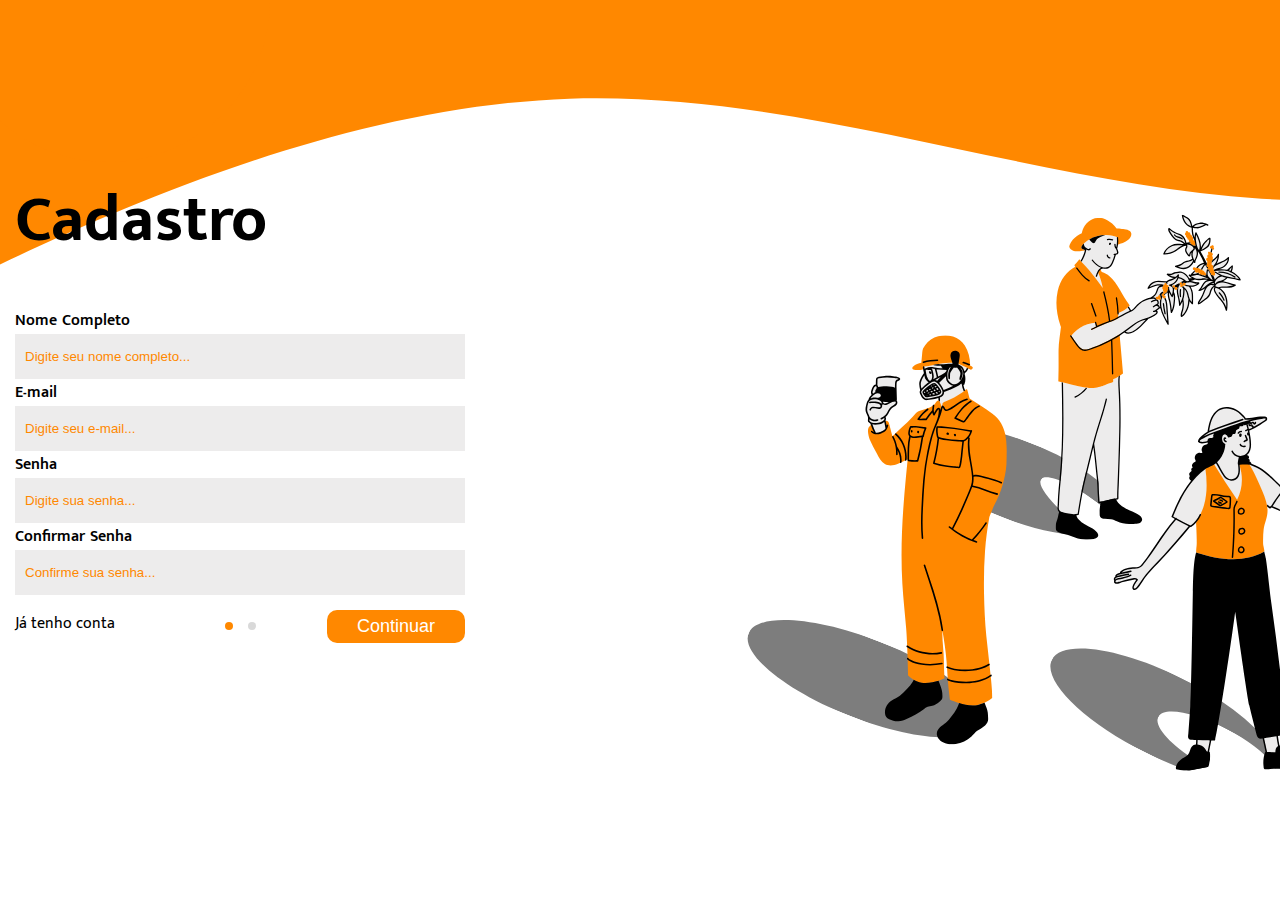
<file: src/cadastro.html>
<!DOCTYPE html>
<html lang="en">
<head>
    <meta charset="UTF-8">
    <meta name="viewport" content="width=device-width, initial-scale=1.0">

    <link rel="stylesheet" href="css/cadastro.css">

    <link rel="preconnect" href="https://fonts.googleapis.com" />
    <link rel="preconnect" href="https://fonts.gstatic.com" crossorigin />
    <link
      href="https://fonts.googleapis.com/css2?family=Fredoka:wght@300..700&family=Mukta+Malar:wght@200;300;400;500;600;700;800&display=swap"
      rel="stylesheet"
    />
    <link rel="icon" href="../assets/img/abelha-laranja.png">

    <title>Bizzy - Cadastro</title>
</head>
<body>
 
    
    <div class="container-cadastro container">
        

        <div class="flex-cadastro">
           
            <div class="form-cadastro">
                <h1 id="title-cadastro">Cadastro</h1>

                <p class="title-input">Nome Completo</p>
                <input placeholder="Digite seu nome completo..." type="text" class="input-cadastro" id="nome-completo-cadastro">

                <p class="title-input">E-mail</p>
                <input placeholder="Digite seu e-mail..." type="email" class="input-cadastro" id="email-cadastro">

                <p class="title-input" id="senha-input-title">Senha</p>
                <input placeholder="Digite sua senha..." type="password" class="input-cadastro" id="senha-cadastro">

                <p class="title-input">Confirmar Senha</p>
                <input placeholder="Confirme sua senha..." type="password" class="input-cadastro" id="confirmar-senha-cadastro">

                <div class="flex-confirm">
                    <div class="flex-confirm-esquerda">
                            <a href="login.html">Já tenho conta</a>
                    </div>

                    <div class="flex-confirm-centro">
                        <div class="pass-circles">
                        <div id="pass01" class="passCircle active">

                        </div>
                        <div id="pass02" class="passCircle non-active">
                        </div>

                        </div>
                    </div>

                    <div class="flex-confirm-direita">
                        
                        <button onclick="continuarcadastro()" id="continuar-cadastro">
                            Continuar
                        </button>
                    </div>
                </div>
            </div>

            <div class="cadastro-img">
                <img src="../assets/img/bonecos.svg" alt="" width="800px">
            </div>
        </div>
    </div>
    

    <script src="scripts/scripts.js"></script>
</body>
</html>
</file>
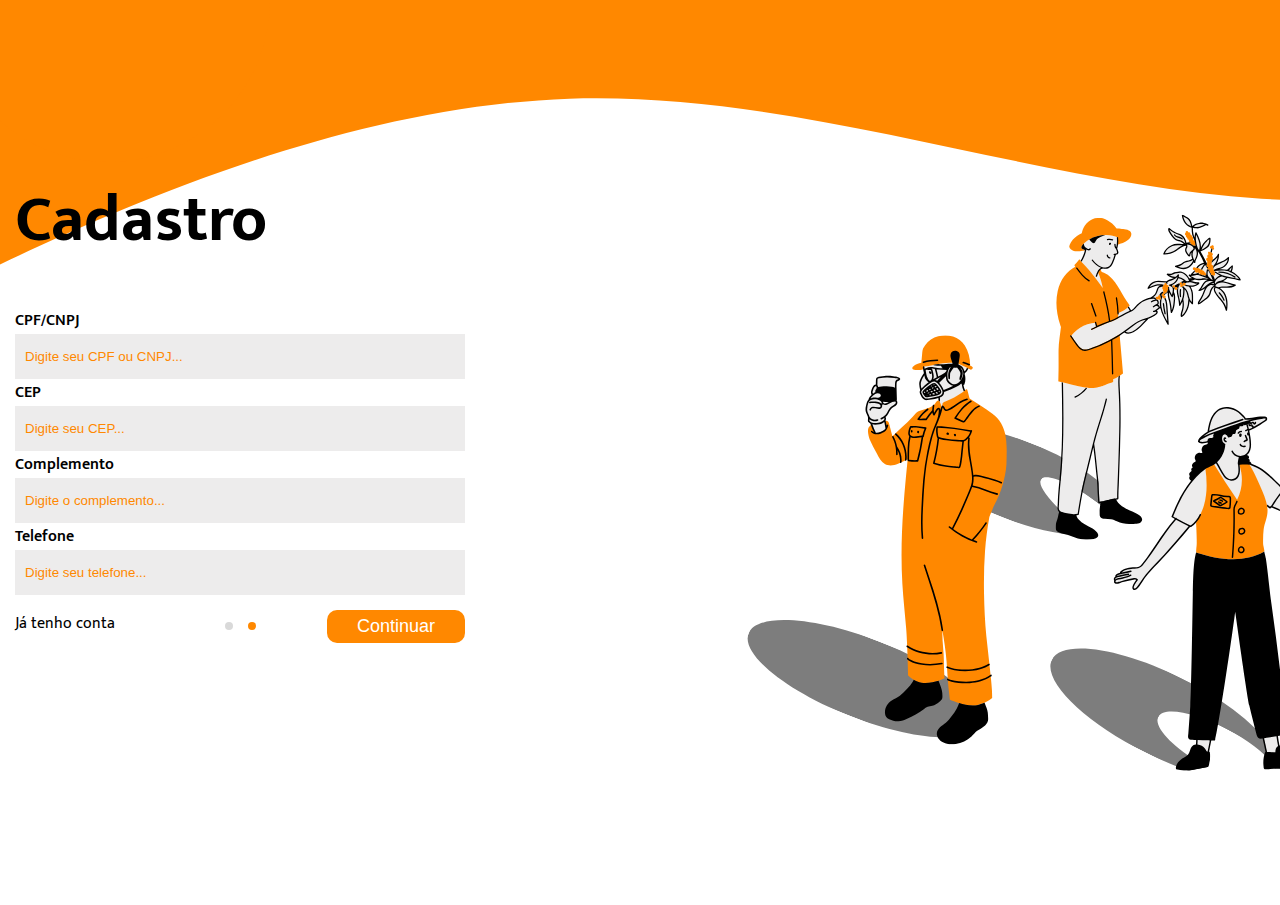
<file: src/cadastro2.html>
<!DOCTYPE html>
<html lang="en">

<head>
    <meta charset="UTF-8">
    <meta name="viewport" content="width=device-width, initial-scale=1.0">

    <link rel="stylesheet" href="css/cadastro.css">

    <link rel="preconnect" href="https://fonts.googleapis.com" />
    <link rel="preconnect" href="https://fonts.gstatic.com" crossorigin />
    <link
        href="https://fonts.googleapis.com/css2?family=Fredoka:wght@300..700&family=Mukta+Malar:wght@200;300;400;500;600;700;800&display=swap"
        rel="stylesheet" />
        <link rel="icon" href="../assets/img/abelha-laranja.png">

    <title>Bizzy - Cadastro</title>
</head>

<body>


    <div class="container-cadastro container">


        <div class="flex-cadastro">

            <div class="form-cadastro">
                <h1 id="title-cadastro">Cadastro</h1>

                <p class="title-input">CPF/CNPJ</p>
                <input placeholder="Digite seu CPF ou CNPJ..." type="text" class="input-cadastro" id="cpf-cnpj-cadastro">

                <p class="title-input">CEP</p>
                <input placeholder="Digite seu CEP..." type="text" class="input-cadastro" id="cep-cadastro">

                <p class="title-input">Complemento</p>
                <input placeholder="Digite o complemento..." type="text" class="input-cadastro" id="complemento-cadastro">

                <p class="title-input">Telefone</p>
                <input placeholder="Digite seu telefone..." type="tel" class="input-cadastro" id="telefone-cadastro">

                <div class="flex-confirm">
                    <div class="flex-confirm-esquerda">
                        <a href="login.html">Já tenho conta</a>
                    </div>

                    <div class="flex-confirm-centro">
                        <div class="pass-circles">
                            <div id="pass02" class="passCircle non-active">
                            </div>
                            <div id="pass01" class="passCircle active">
                            </div>

                        </div>
                    </div>

                    <div class="flex-confirm-direita">

                        <button onclick="terminarcadastro()" id="terminar-cadastro">
                            Continuar
                        </button>
                    </div>
                </div>
            </div>

            <div class="cadastro-img">
                <img src="../assets/img/bonecos.svg" alt="" width="800px">
            </div>
        </div>
    </div>



</body>

</html>
</file>
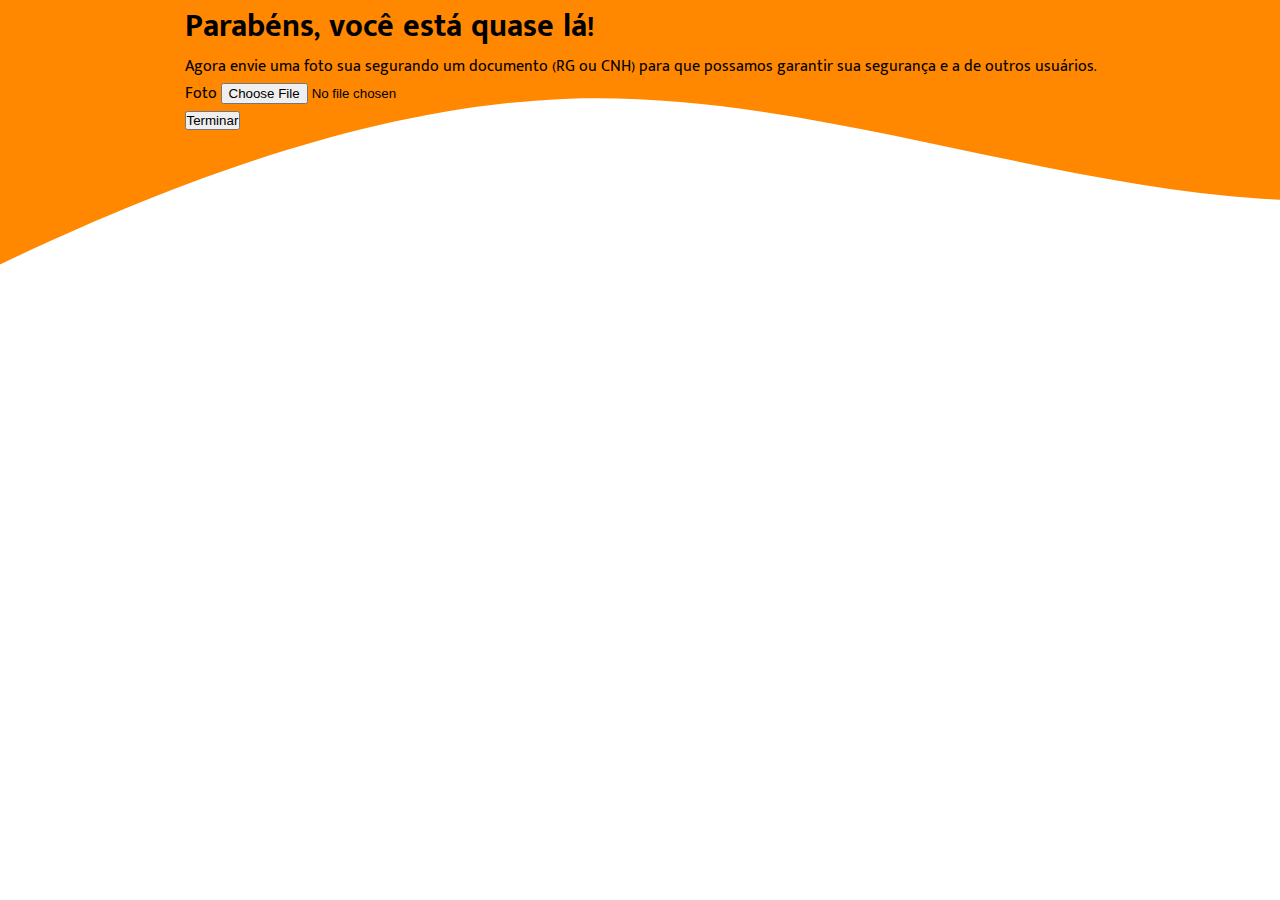
<file: src/cadastro3.html>
<!DOCTYPE html>
<html lang="en">

<head>
    <meta charset="UTF-8">
    <meta name="viewport" content="width=device-width, initial-scale=1.0">
    <title>Cadastro</title>

    <link rel="stylesheet" href="css/cadastro.css">

    <link rel="preconnect" href="https://fonts.googleapis.com" />
    <link rel="preconnect" href="https://fonts.gstatic.com" crossorigin />
    <link
        href="https://fonts.googleapis.com/css2?family=Fredoka:wght@300..700&family=Mukta+Malar:wght@200;300;400;500;600;700;800&display=swap"
        rel="stylesheet" />
    <link rel="icon" href="../assets/img/abelha-laranja.png">
</head>

<body>
    <div class="flex-cadastro">
        <div class="cadastro3-container">
            <div class="conteudo">
                <h1 class="titulo">Parabéns, você está quase lá!</h1>
                <p class="texto">Agora envie uma foto sua segurando um documento (RG ou CNH) para que possamos garantir
                    sua
                    segurança e a de outros usuários.</p>
            </div>

            <div class="botao-foto">
                <label class="upload-botao" for="upload-foto" id="preview-label">
                    Foto
                </label>
                <input type="file" id="upload-foto" accept="image/*">
            

            <div class="flex-confirm-direita2">

                <button onclick="irParaExplorar()" id="terminar-cadastro2">
                    Terminar
                </button>
            </div>
            </div>
        </div>
    </div>
</body>
<script src="./scripts/scripts.js"></script>
</html>
</file>
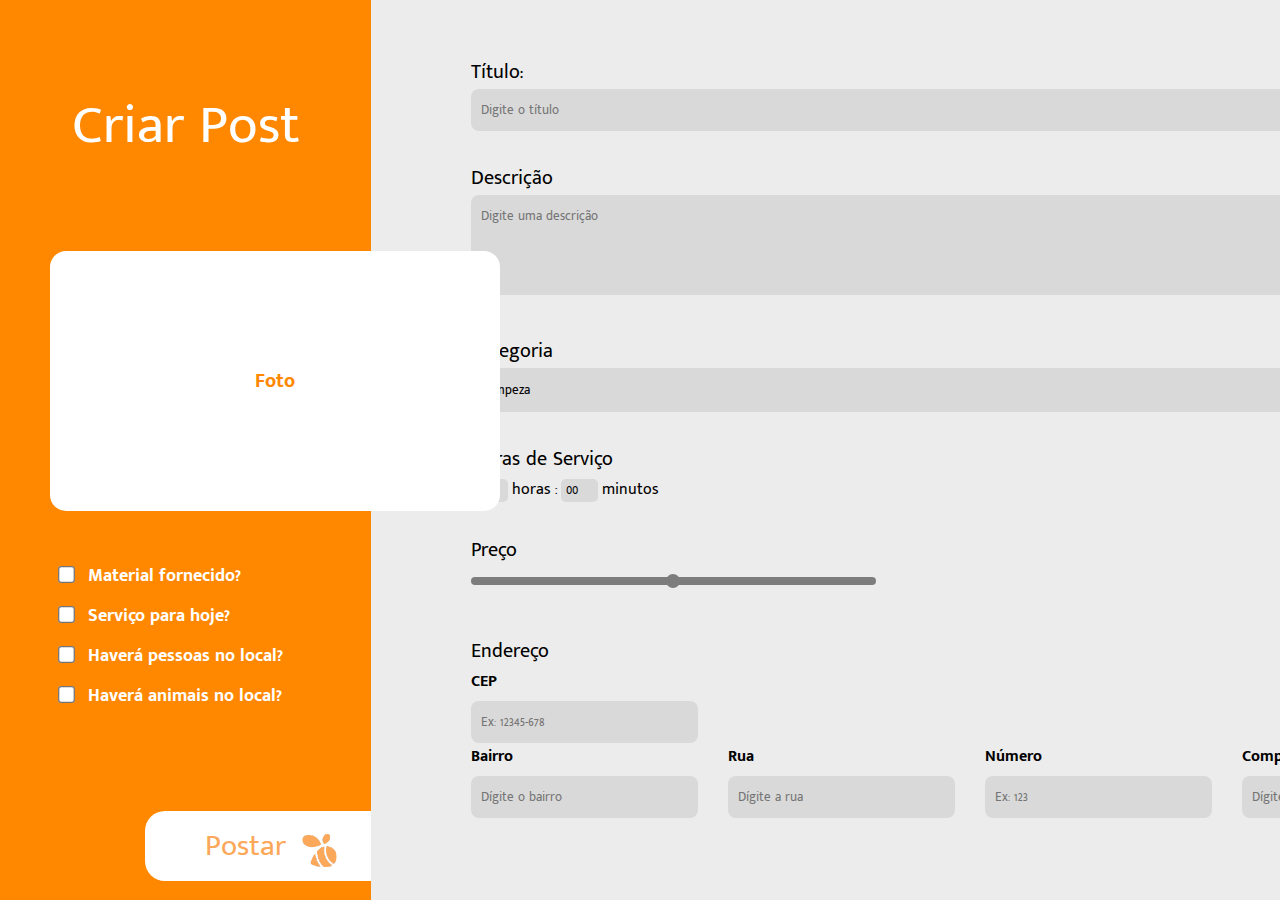
<file: src/criar-post.html>
<!DOCTYPE html>
<html lang="en">

<head>
    <meta charset="UTF-8">
    <meta name="viewport" content="width=device-width, initial-scale=1.0">
    <title>Bizzy - Criar Post</title>

    <link rel="stylesheet" href="./css/criar-post.css">

    <link rel="preconnect" href="https://fonts.googleapis.com" />
    <link rel="preconnect" href="https://fonts.gstatic.com" crossorigin />
    <link
        href="https://fonts.googleapis.com/css2?family=Fredoka:wght@300..700&family=Mukta+Malar:wght@200;300;400;500;600;700;800&display=swap"
        rel="stylesheet" />
    <link rel="icon" href="../assets/img/abelha-laranja.png">
</head>

<body>
    <div class="parte-laranja">
        <h1>Criar Post</h1>

        <label class="upload-botao" for="upload-foto">Foto</label>
        <input type="file" id="upload-foto" accept="image/*">

        <div class="checkbox">
            <ul>
                <li>
                    <label>
                        <input type="checkbox" id="checkbox-titulo-01">
                        <span>Material fornecido?</span>
                    </label>
                </li>
                <li>
                    <label>
                        <input type="checkbox" id="checkbox-01">
                        <span>Serviço para hoje?</span>
                    </label>
                </li>
                <li>
                    <label>
                        <input type="checkbox" id="checkbox-01">
                        <span>Haverá pessoas no local?</span>
                    </label>
                </li>
                <li>
                    <label>
                        <input type="checkbox" id="checkbox-01">
                        <span>Haverá animais no local?</span>
                    </label>
                </li>
            </ul>
        </div>

        <button type="submit" class="submit-btn" onclick="mostrarMensagem()" >
            <p>Postar</p>
            <img src="../assets/img/abelha-botao0.svg" alt="Abelha">
        </button>
    </div>


    <div class="parte-branca">
        <div class="form-container">


            <div class="form-group">
                <h2 class="titulo-01">Título:</h2>

                <input type="text" id="titulo" name="titulo" placeholder="Digite o título" required>
            </div>

            <div class="form-group">
                <h2 class="titulo-01">Descrição</h2>
                <textarea id="descricao" name="descricao" rows="4" placeholder="Digite uma descrição"
                    required></textarea>
            </div>

            <div class="form-group">
                <h2 class="titulo-01">Categoria</h3>

                    <select id="categoria" name="categoria">
                        <option value="">Limpeza</option>
                        <option value="eletrica">Elétrica</option>
                        <option value="encanamento">Encanamento</option>
                        <option value="pintura">Pintura</option>
                        <option value="reparos">Reparos Gerais</option>
                    </select>
            </div>

            <div class="time-input">
                <h2 class="titulo-01">Horas de Serviço</h2>

                <input type="number" id="horas" name="horas" min="0" max="99" value="00"> horas :
                <input type="number" id="minutos" name="minutos" min="0" max="59" value="00"> minutos
            </div>

            <div class="titulo-01">Preço</div>

            <div class="slider-container">
                
                <div class="slider-wrapper">
                    <div id="slider-value">R$ 500</div>
                    <input type="range" id="slider" min="0" max="1000" step="1" value="500">
                </div>                  

            <div class="form-group" id="cep">
                <h2 class="titulo-01">Endereço</h2>

                <label for="cep">CEP</label>
                <input type="text" id="cep" name="cep" placeholder="Ex: 12345-678" pattern="\d{5}-\d{3}">


                <div class="endereco-itens">

                    <div class="form-group">
                        <label for="bairro">Bairro</label>
                        <input type="text" id="bairro" name="bairro" placeholder="Dígite o bairro">
                    </div>

                    <div class="form-group">
                        <label for="rua">Rua</label>
                        <input type="text" id="rua" name="rua" placeholder="Dígite a rua">
                    </div>

                    <div class="form-group">
                        <label for="numero">Número</label>
                        <input type="text" id="numero" name="numero" placeholder="Ex: 123">
                    </div>

                    <div class="form-group">
                        <label for="complemento">Complemento</label>
                        <input type="text" id="complemento" name="complemento" placeholder="Dígite aqui o complemento">
                    </div>
                </div>
            </div>
        </div>
    </div>
    </div>
    <div id="mensagem-post-criado">Post criado com sucesso!</div>

</body>
<script src="./scripts/scripts.js"></script>

</html>
</file>
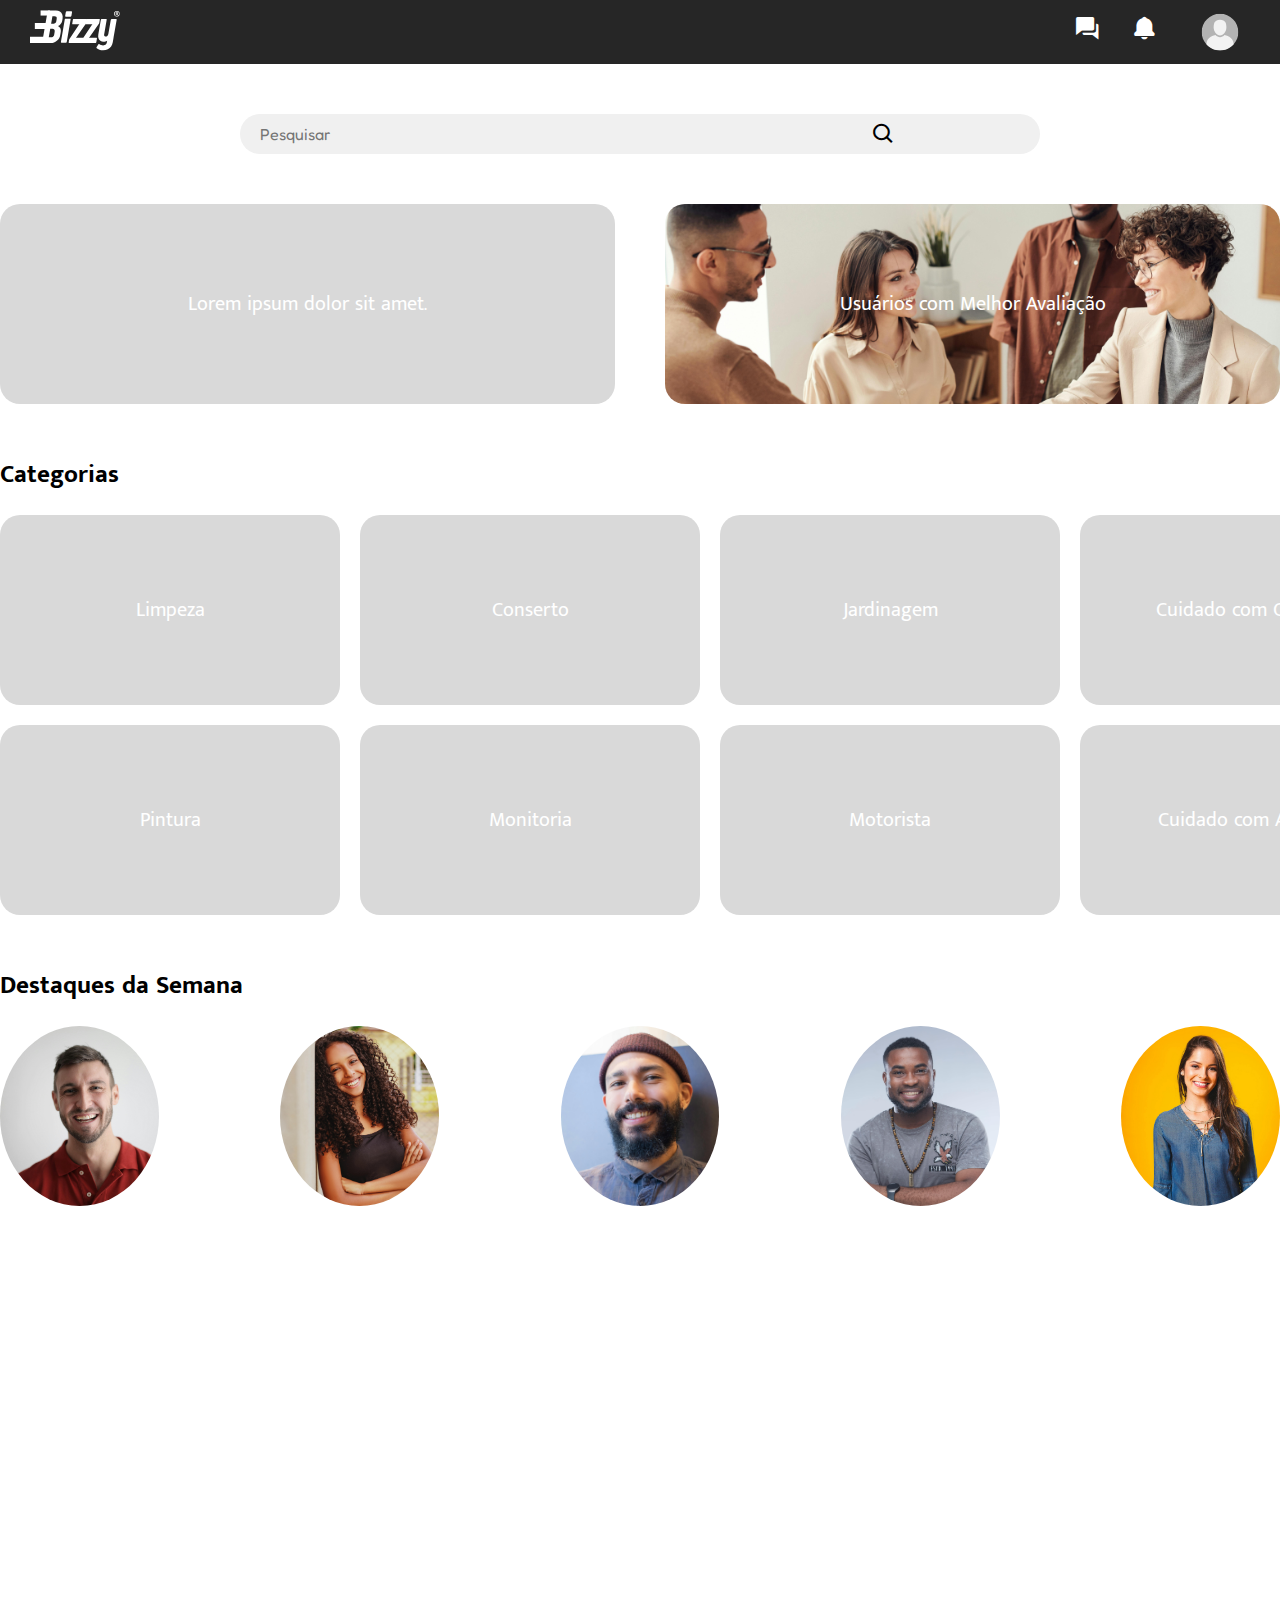
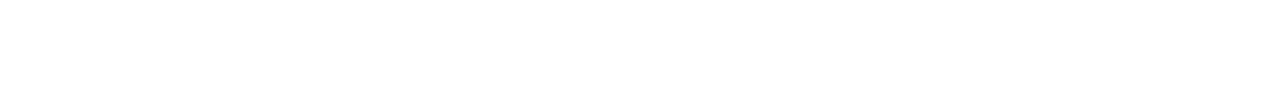
<file: src/explorar.html>
<!DOCTYPE html>
<html lang="pt-br">

<head>
    <meta charset="UTF-8">
    <meta name="viewport" content="width=device-width, initial-scale=1.0">
    <title>Explorar</title>
    <link rel="stylesheet" href="css/index.css">
    <link rel="stylesheet" href="css/explorar.css">
    <link rel="preconnect" href="https://fonts.googleapis.com" />
    <link rel="preconnect" href="https://fonts.gstatic.com" crossorigin />
    <link <link rel="preconnect" href="https://fonts.googleapis.com" />
    <link rel="preconnect" href="https://fonts.gstatic.com" crossorigin />
    <link href='https://unpkg.com/boxicons@2.1.4/css/boxicons.min.css' rel='stylesheet'>
    <link
        href="https://fonts.googleapis.com/css2?family=Fredoka:wght@300..700&family=Mukta+Malar:wght@200;300;400;500;600;700;800&display=swap"
        rel="stylesheet" />
</head>

<body>
    <header class="header-homepage">
        <div class="logo-header">
            <a href="feed.html">
                <img class="logo" src="../assets/img/logo-branca.svg" alt="Logo Bizzy" />
            </a>
        </div>
        <div class="botoes-header">
            <a href="#"><i class='bx bxs-conversation'></i></a>
            <a href="#"><i class='bx bxs-bell'></i></a>
            <a class="profile" href="#"><img class="profilepic" src="../assets/img/usuarioprofile.svg" alt="Perfil"></a>
        </div>
    </header>

    <main>

    </main>
    <div class="search-bar">
        <div class="search-input-container">
            <input type="text" placeholder="Pesquisar" class="search-input">
            <i class='bx bx-search search-icon' onclick="Procurar()"></i>
        </div>
    </div>
    <div class="container first-section-explore">
        <div class="fisrt-section-container">
            Lorem ipsum dolor sit amet.
        </div>
        <div class="fisrt-section-container" id="melhores-avaliados">
            <p>Usuários com Melhor Avaliação</p>
        </div>
    </div>

    <div class="container categorias">
        <div class="categorias-title">
            <h3 style="font-weight: bolder; font-size: 25px;">Categorias</h3>
        </div>
        <div class="container categorias-grid">
            <div class="categorias-grid-container" id="limpeza">
                Limpeza
            </div>
            <div class="categorias-grid-container" id="conserto">
                Conserto
            </div>
            <div class="categorias-grid-container" id="jardinagem">
                Jardinagem
            </div>

            <div class="categorias-grid-container" id="cuidado-criancas">
                Cuidado com Crianças
            </div>
            <div class="categorias-grid-container" id="pintura">
                Pintura
            </div>

            <div class="categorias-grid-container" id="monitoria">
                Monitoria
            </div>
            <div class="categorias-grid-container" id="motorista">
                Motorista
            </div>
            <div class="categorias-grid-container" id="cuidado-animais">
                Cuidado com Animais
            </div>
        </div>
    </div>
    <div class="container destaques">
        <div class="categorias-title">
            <h3 style="font-weight: bolder; font-size: 25px;">Destaques da Semana</h3>
        </div>
        
        <div class="destaques-container">
            <div class="pessoa-destaque" id="pessoa1"></div>
            <div class="pessoa-destaque" id="pessoa2"></div>
            <div class="pessoa-destaque" id="pessoa3"></div>
            <div class="pessoa-destaque" id="pessoa4"></div>
            <div class="pessoa-destaque" id="pessoa5"></div>
        </div>
    </div>
    <div class="espaco"></div>
    <script src="scripts/scripts.js"></script>
</body>

</html>
</file>
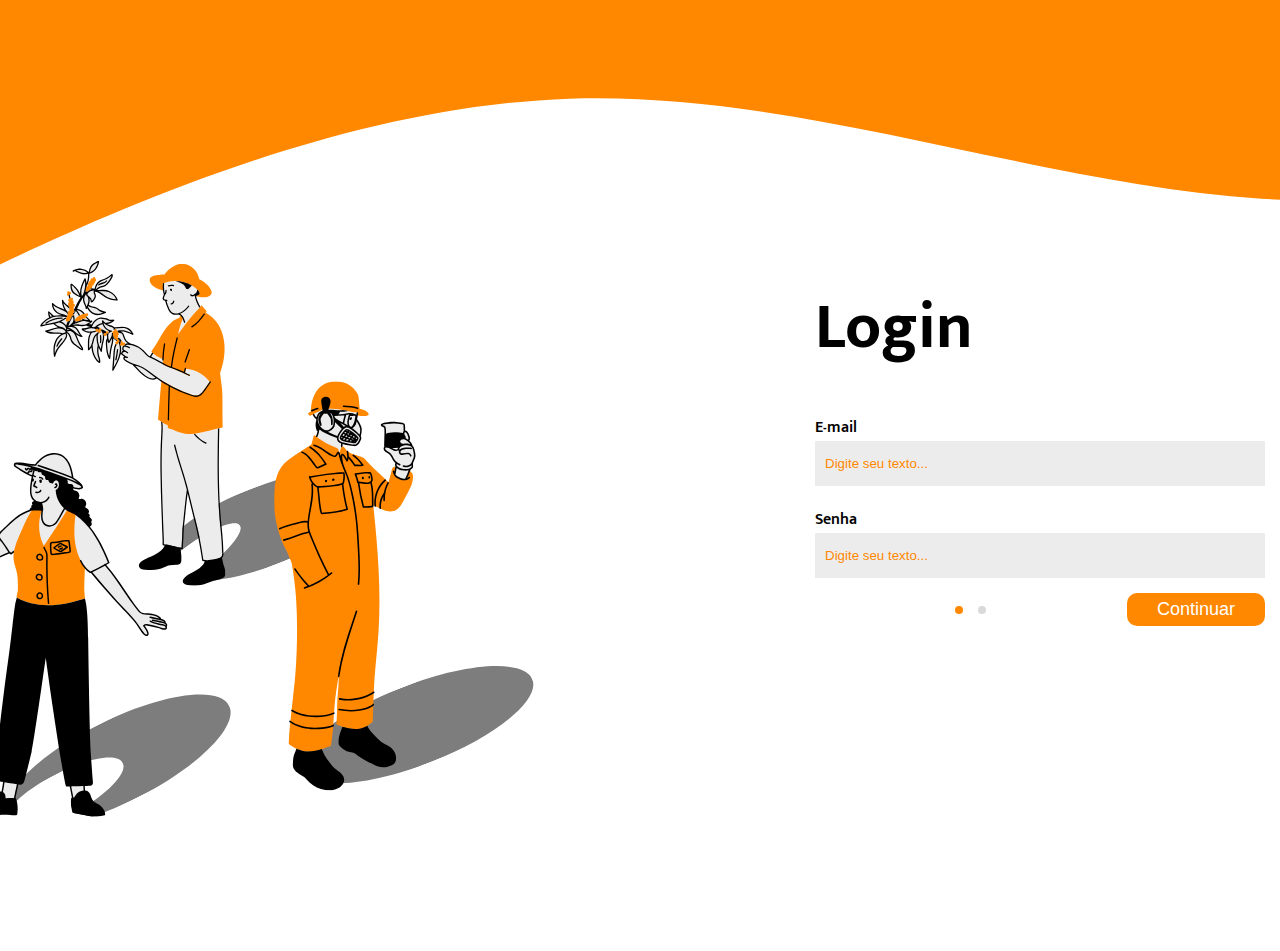
<file: src/login.html>
<!DOCTYPE html>
<html lang="en">
<head>
    <meta charset="UTF-8">
    <meta name="viewport" content="width=device-width, initial-scale=1.0">

    <link rel="stylesheet" href="css/login.css">

    <link rel="preconnect" href="https://fonts.googleapis.com" />
    <link rel="preconnect" href="https://fonts.gstatic.com" crossorigin />
    <link
      href="https://fonts.googleapis.com/css2?family=Fredoka:wght@300..700&family=Mukta+Malar:wght@200;300;400;500;600;700;800&display=swap"
      rel="stylesheet"
    />

    <title>Login</title>
</head>
<body>
 
    
    <div class="container-login container">
        

        <div class="flex-login">
            <div class="login-img">
                <img src="../assets/img/bonecos.svg" alt="" width="800px">
            </div>


            <div class="form-login">
                <h1 id="title-login">Login</h1>

                <p class="title-input">E-mail</p>
                <input placeholder="Digite seu texto..." type="text" class="input-login" id="email-login">

                <p class="title-input" id="senha-input-title">Senha</p>
                <input placeholder="Digite seu texto..." type="password" class="input-login" id="senha-login">

                <div class="flex-confirm">
                    <div class="flex-confirm-esquerda">

                    </div>

                    <div class="flex-confirm-centro">
                        <div class="pass-circles">
                        <div id="pass01" class="passCircle active">

                        </div>
                        <div id="pass02" class="passCircle non-active">
                        </div>

                        </div>
                    </div>

                    <div class="flex-confirm-direita">
                        <button onclick="continuarLogin()" id="continuar-login">
                            Continuar
                        </button>
                    </div>
                </div>
            </div>
        </div>
    </div>
    


</body>
</html>
</file>
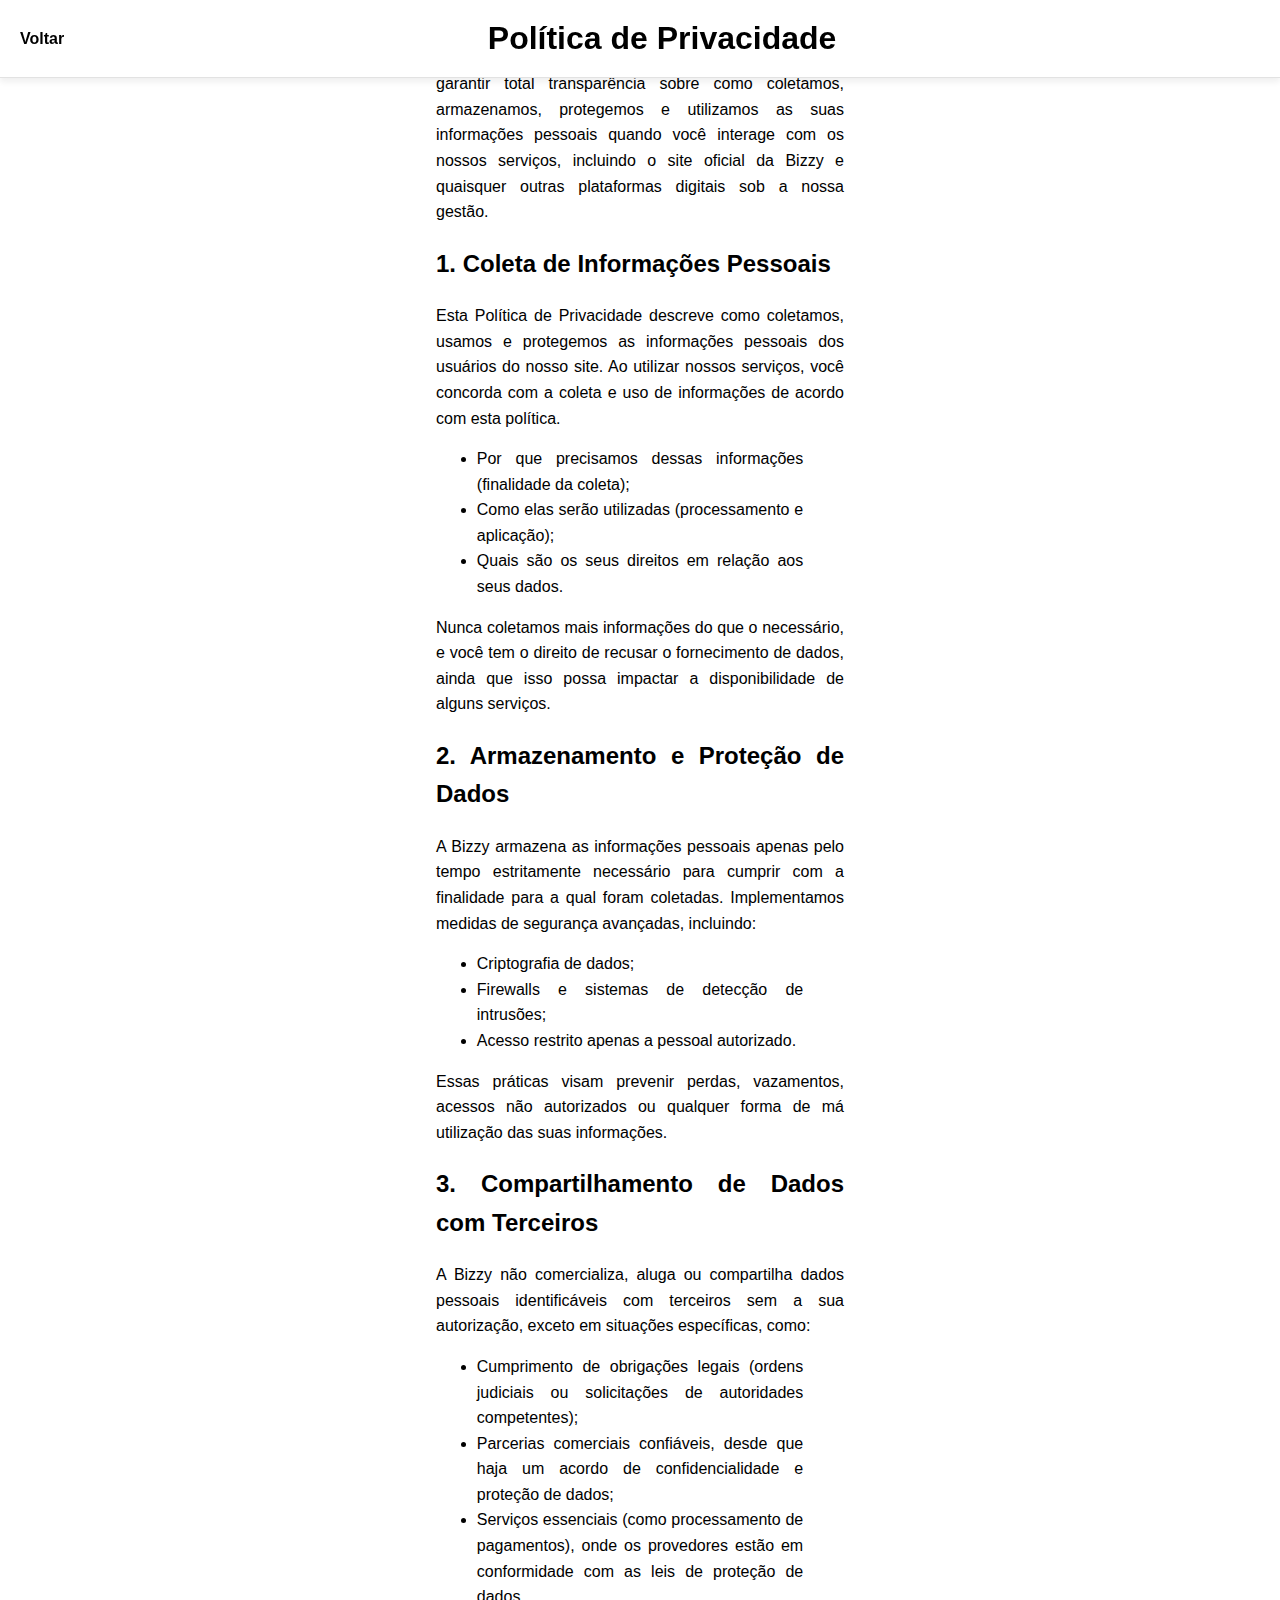
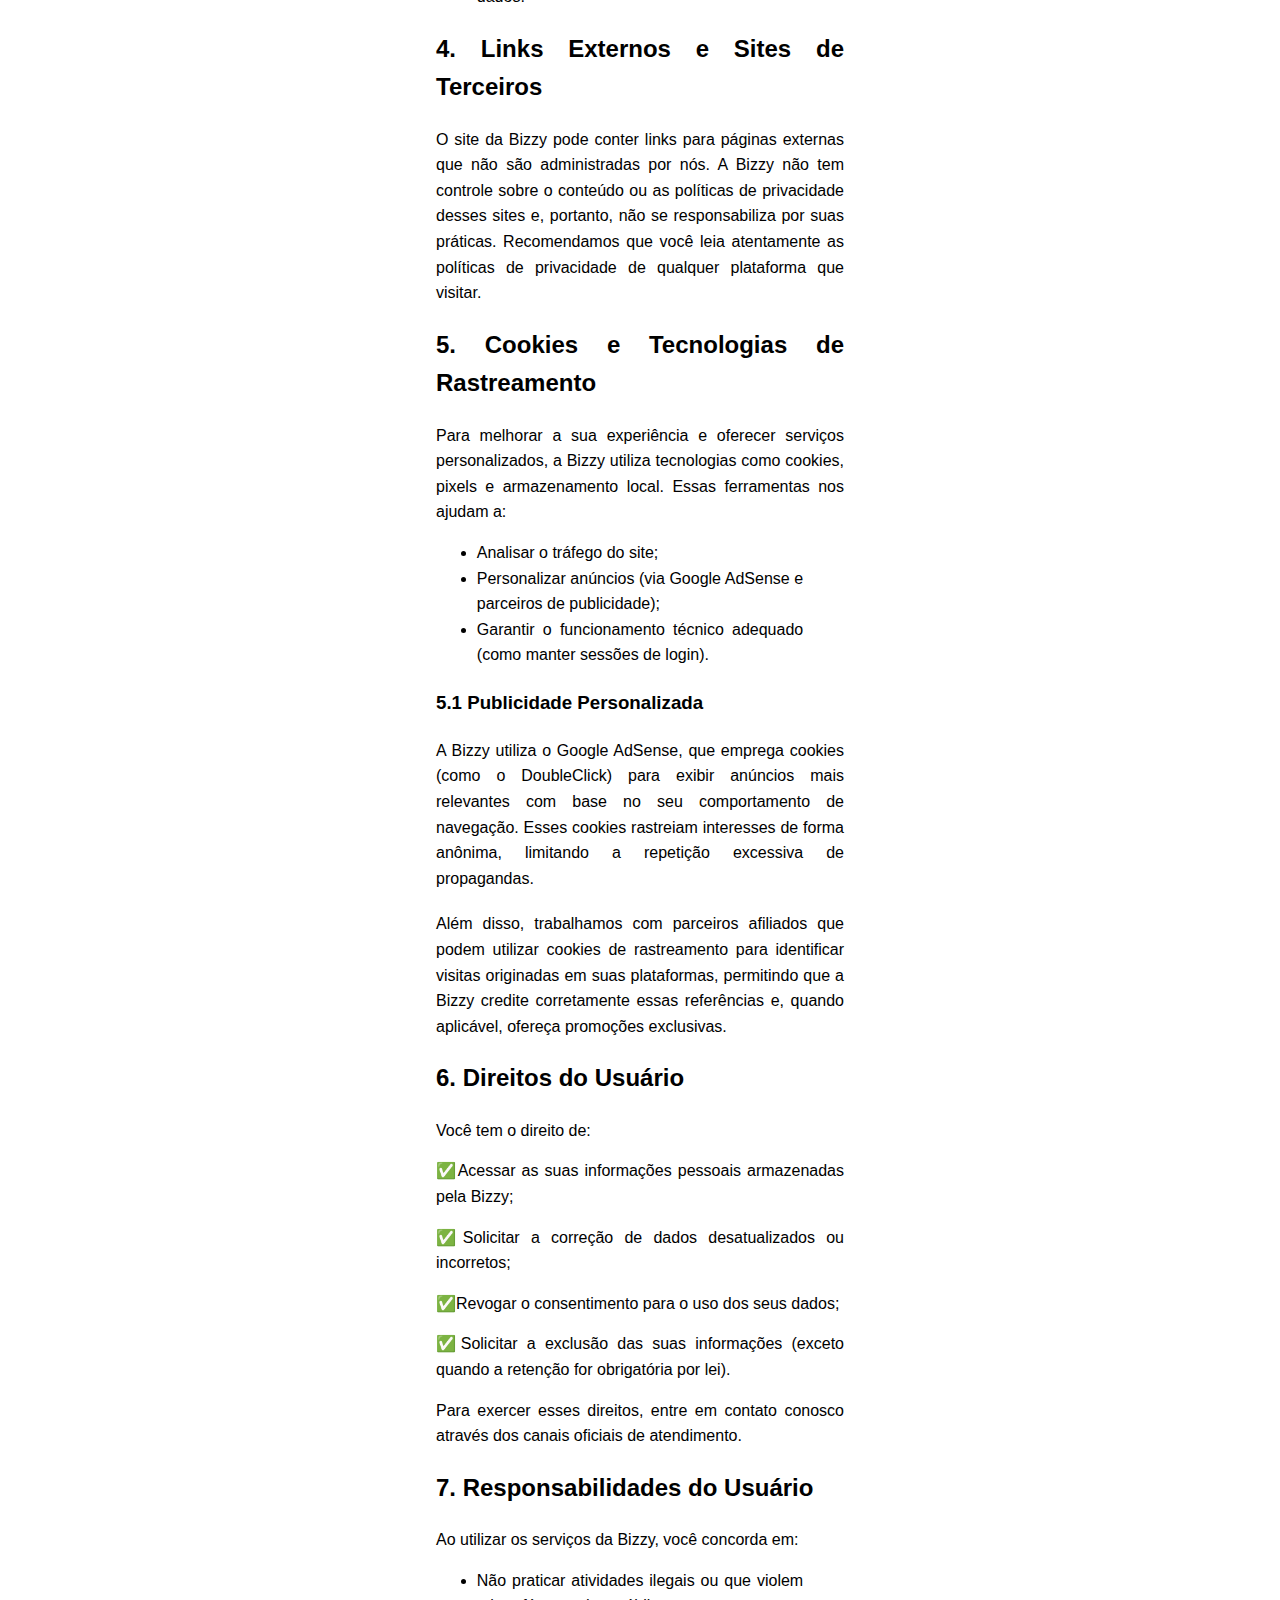
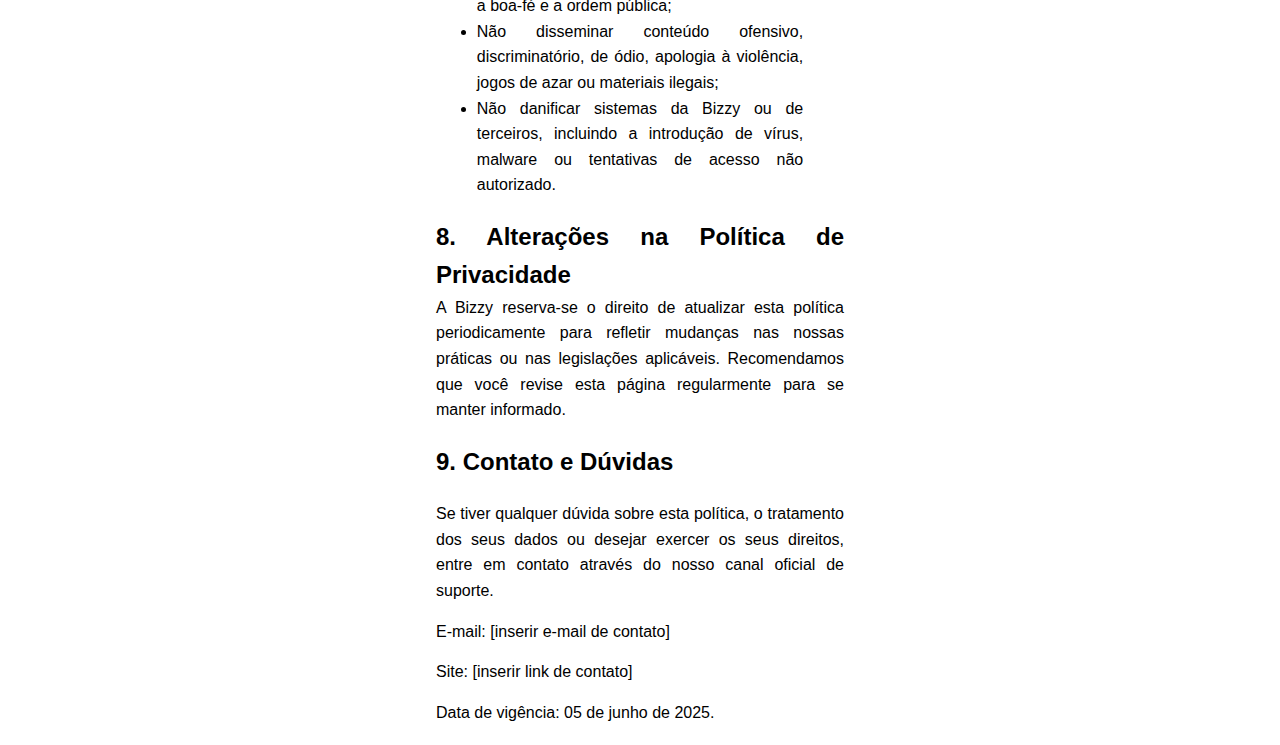
<file: src/politica-de-privacidade.html>
<!DOCTYPE html>
<html lang="en">

<head>
    <meta charset="UTF-8">
    <meta name="viewport" content="width=device-width, initial-scale=1.0">
    <title>Política de Privacidade</title>
    <link rel="stylesheet" href="./css/politica-de-privacidade.css">
</head>

<body>
    <div class="titulo">
        <a href="feed.html">Voltar</a>
        <h1>Política de Privacidade</h1>
        <div class="nada"></div>
    </div>

    <div class="textoPolitica">

        <div class="paragrafo">
            <p>A sua privacidade é uma prioridade absoluta para a Bizzy. Esta política foi elaborada com o compromisso
                de garantir total transparência sobre como coletamos, armazenamos, protegemos e utilizamos as suas
                informações pessoais quando você interage com os nossos serviços, incluindo o site oficial da Bizzy e
                quaisquer outras plataformas digitais sob a nossa gestão.
            </p>
        </div>

        <div class="topico">
            <h2>1. Coleta de Informações Pessoais</h2>
        </div>

        <div class="paragrafo">
            <p>Esta Política de Privacidade descreve como coletamos, usamos e protegemos as informações pessoais dos
                usuários do nosso site. Ao utilizar nossos serviços, você concorda com a coleta e uso de informações de
                acordo com esta política.
            </p>

            <ul>
                <li>Por que precisamos dessas informações (finalidade da coleta);
                </li>
                <li>Como elas serão utilizadas (processamento e aplicação);
                </li>
                <li>Quais são os seus direitos em relação aos seus dados.
                </li>
            </ul>
            <p>
                Nunca coletamos mais informações do que o necessário, e você tem o direito de recusar o fornecimento de
                dados, ainda que isso possa impactar a disponibilidade de alguns serviços.

            </p>

        </div>

        <div class="topico">
            <h2>2. Armazenamento e Proteção de Dados
            </h2>
        </div>

        <div class="paragrafo">
            <p>A Bizzy armazena as informações pessoais apenas pelo tempo estritamente necessário para cumprir com a
                finalidade para a qual foram coletadas. Implementamos medidas de segurança avançadas, incluindo:
            </p>

            <ul>
                <li>Criptografia de dados;
                </li>
                <li>Firewalls e sistemas de detecção de intrusões;
                </li>
                <li>Acesso restrito apenas a pessoal autorizado.
                </li>

            </ul>
            <p>Essas práticas visam prevenir perdas, vazamentos, acessos não autorizados ou qualquer forma de má
                utilização das suas informações.
            </p>
        </div>

        <div class="topico">
            <h2>3. Compartilhamento de Dados com Terceiros
            </h2>
        </div>

        <div class="paragrafo">
            <p>A Bizzy não comercializa, aluga ou compartilha dados pessoais identificáveis com terceiros sem a sua
                autorização, exceto em situações específicas, como:
            </p>

            <ul>
                <li>Cumprimento de obrigações legais (ordens judiciais ou solicitações de autoridades competentes);
                </li>
                <li>Parcerias comerciais confiáveis, desde que haja um acordo de confidencialidade e proteção de dados;
                </li>
                <li>Serviços essenciais (como processamento de pagamentos), onde os provedores estão em conformidade com
                    as leis de proteção de dados.
                </li>
            </ul>
        </div>

        <div class="topico">
            <h2>4. Links Externos e Sites de Terceiros
            </h2>
        </div>

        <div class="paragrafo">
            <p>O site da Bizzy pode conter links para páginas externas que não são administradas por nós. A Bizzy não
                tem controle sobre o conteúdo ou as políticas de privacidade desses sites e, portanto, não se
                responsabiliza por suas práticas. Recomendamos que você leia atentamente as políticas de privacidade de
                qualquer plataforma que visitar.
            </p>
        </div>

        <div class="topico">
            <h2>5. Cookies e Tecnologias de Rastreamento</h2>
        </div>

        <div class="paragrafo">
            <p>Para melhorar a sua experiência e oferecer serviços personalizados, a Bizzy utiliza tecnologias como
                cookies, pixels e armazenamento local. Essas ferramentas nos ajudam a:
            </p>

            <ul>
                <li>Analisar o tráfego do site;
                </li>
                <li>Personalizar anúncios (via Google AdSense e parceiros de publicidade);
                </li>
                <li>Garantir o funcionamento técnico adequado (como manter sessões de login).
                </li>
            </ul>
        </div>

        <div class="sub">
            <h3>5.1 Publicidade Personalizada</h3>
        </div>
        <p>A Bizzy utiliza o Google AdSense, que emprega cookies (como o DoubleClick) para exibir anúncios mais
            relevantes com base no seu comportamento de navegação. Esses cookies rastreiam interesses de forma anônima,
            limitando a repetição excessiva de propagandas.
        </p>
        <p>Além disso, trabalhamos com parceiros afiliados que podem utilizar cookies de rastreamento para identificar
            visitas originadas em suas plataformas, permitindo que a Bizzy credite corretamente essas referências e,
            quando aplicável, ofereça promoções exclusivas.
        </p>
        <div class="topico">
            <h2>6. Direitos do Usuário
            </h2>
        </div>

        <div class="paragrafo">
            <p>Você tem o direito de:
            </p>
            <p>✅Acessar as suas informações pessoais armazenadas pela Bizzy;</p>
            <p>✅Solicitar a correção de dados desatualizados ou incorretos;</p>
            <p>✅Revogar o consentimento para o uso dos seus dados;</p>
            <p>✅Solicitar a exclusão das suas informações (exceto quando a retenção for obrigatória por lei).
            </p>
            <p>Para exercer esses direitos, entre em contato conosco através dos canais oficiais de atendimento.
            </p>
        </div>

        <div class="topico">
            <h2>7. Responsabilidades do Usuário
            </h2>
        </div>


        <div class="paragrafo">
            <p>Ao utilizar os serviços da Bizzy, você concorda em:</p>
            <ul>
                <li>Não praticar atividades ilegais ou que violem a boa-fé e a ordem pública;
                </li>
                <li> Não disseminar conteúdo ofensivo, discriminatório, de ódio, apologia à violência, jogos de azar ou
                    materiais ilegais;
                </li>
                <li>Não danificar sistemas da Bizzy ou de terceiros, incluindo a introdução de vírus, malware ou
                    tentativas de acesso não autorizado.
                </li>
            </ul>
        </div>

        <div class="topico">
            <h2>8. Alterações na Política de Privacidade</h2>
            <p>A Bizzy reserva-se o direito de atualizar esta política periodicamente para refletir mudanças nas nossas práticas ou nas legislações aplicáveis. Recomendamos que você revise esta página regularmente para se manter informado.
            </p>
        </div>

        <div class="topico">
            <h2>9. Contato e Dúvidas
            </h2>
            
        </div>
        <div class="paragrafo">
            <p>Se tiver qualquer dúvida sobre esta política, o tratamento dos seus dados ou desejar exercer os seus direitos, entre em contato através do nosso canal oficial de suporte.
            </p>
            <p>E-mail: [inserir e-mail de contato]
            </p>
            <p>Site: [inserir link de contato]
            </p>
            <p>Data de vigência: 05 de junho de 2025.
            </p>
        </div>
</body>
</div>

</html>
</file>
<file: src/css/cadastro.css>
* {
    margin: 0;
    padding: 0;
    box-sizing: border-box;
}

body {
    width: 100%;
    height: 100dvh;
    display: flex;
    justify-content: center;
    align-items: center;
    background-image: url('../../assets/img/fundo-login.svg'); 
}


.flex-cadastro {
    display: flex;
    width: 100%;
    justify-content: center;
    font-family: 'Mukta Malar';
}

.cadastro-img {
    position: relative;
    top: 6rem;
    left: 17%;
    transform: scaleX(-1);
}

.form-cadastro {
    display: flex;
    flex-direction: column;
    justify-content: center;
}

.flex-confirm {
    display: flex;
    align-items: center;
    justify-content: space-between;
    flex-direction: row;
    margin-top: 15px;
}

.input-cadastro {
    width: 450px;
    height: 45px;
    padding: 15px 10px;
    border: none;

    background-color: #EDECEC;
}

.input-cadastro::placeholder {
    color: #FF8800;
}

.input-cadastro:focus {
    outline: none;
}

.pass-circles {
    display: flex;
    justify-content: center;
    width: 50px;
    gap: 15px;
}

.passCircle {
    width: 8px;
    height: 8px;
    border-radius: 50%;
    background-color: #D9D9D9;
}

.flex-confirm-esquerda {
    width: 138.05px;
    height: 100%;
}
.flex-confirm-esquerda a{
    text-decoration: none;
    color: black;
}
.flex-confirm-esquerda a:visited {
    color: black;
}

.flex-confirm-esquerda a:hover {
    text-decoration: underline;
}

#continuar-cadastro{
    border: none;
    background-color: #FF8800;
    color: white;
    padding: 6px 30px;
    border-radius: 10px;

    font-size: 18px;
    font-weight: 500;
}

#continuar-cadastro:hover {
    cursor: pointer;
}

#terminar-cadastro{
    border: none;
    background-color: #FF8800;
    color: white;
    padding: 6px 30px;
    border-radius: 10px;

    font-size: 18px;
    font-weight: 500;
    
}

#terminar-cadastro:hover {
    cursor: pointer;
}

#title-cadastro {
    font-size: 65px;

    margin-bottom: 2rem;
}


.title-input {
    font-weight: 600;
}
.active {
    background-color: #FF8800;
}
body {
    overflow: hidden;
    width: 100%;
    height: 100%;
}
</file>
<file: src/css/criar-post.css>
* {
  margin: 0;
  padding: 0;
  box-sizing: border-box;
  font-family: 'Mukta Malar';
}

:root {
  --laranja: #FF8800;
  --cinza: #EDECEC;
}

@media (max-width: 768px) {
  body {
    flex-direction: column;
  }

  .parte-laranja, .parte-branca {
    width: 100%;
    overflow: scroll;
    height: auto;
  }

  .form-container, .upload-botao {
    width: 90%;
    margin: auto;
  }
}

body {
  display: flex;
  height: 100vh;
  overflow: hidden;
}

.parte-laranja {
  background-color: #FF8800;
  width: 29%;
  height: 100vh;

  h1 {
    color: white;
    text-align: center;
    padding-top: 80px;
    padding-bottom: 30px;
    font-size: 55px;
    font-weight: inherit;
  }
}

.upload-botao {
  display: flex;
  align-items: center;
  justify-content: center;
  width: 450px;
  height: 260px;
  font-size: 20px;
  background-color: white;
  color: var(--laranja, orange);
  border-radius: 16px;
  cursor: pointer;
  margin: 50px;
  text-align: center;
  position: relative;
  overflow: hidden;
}

.upload-botao:hover::after {
  content: "Coloque uma imagem";
  position: absolute;
  bottom: 10px;
  left: 50%;
  transform: translateX(-50%);
  background: rgba(0, 0, 0, 0.6);
  color: white;
  padding: 5px 10px;
  border-radius: 8px;
  font-size: 14px;
}

.upload-botao img {
  width: 100%;
  height: 100%;
  object-fit: cover;
  border-radius: 16px;
  position: absolute;
  top: 0;
  left: 0;
}

#upload-foto {
  display: none;
}

input[type="file"] {
  display: none;
}

.checkbox {
  ul {
    list-style: none;
    padding-left: 60px;
  }

  li {
    margin-bottom: 10px;
  }

  label {
    font-size: 18px;
    color: white;
    font-family: 'mukta', sans-serif;
    cursor: pointer;
  }
}

input[type="checkbox"] {
  margin-right: 10px;
  transform: scale(1.3);
  cursor: pointer;
  accent-color: var(--cinza);
}

input[type="checkbox"]:checked+span {
  text-decoration: dotted;
  color: rgb(51, 51, 51);
}

.parte-branca {
  background-color: var(--cinza);
  width: 71%;
  height: 100vh;
}

.form-container {
  margin-left: 100px;
  padding: 25px 0px;
}

.titulo-01 {
  font-size: 20px;
  font-weight: normal;
  padding-top: 30px;
}

label {
  display: block;
  margin-bottom: 6px;
  font-weight: bold;
}

.hours {
  display: flex;
  align-items: center;
}

input[type="number"] {
  width: 37px;
  text-align: center;
  background-color: #d9d9d9;
  border: none;
  height: 23px;
  border-radius: 5px;
}

input[type="text"],
input[type="time"],
textarea,
select {
  width: 1000px;
  padding: 10px;
  border: none;
  background-color: #d9d9d9;
  border-radius: 8px;
}

textarea {
  height: 100px;
  resize: none;
}

.inline-fields {
  display: flex;
  gap: 10px;

  input {
    flex: 1;
  }
}

.slider-container {
  display: flex;
  gap: 10px;
  flex-direction: column;
}

.slider-wrapper {
  position: relative;
  width: 50%;
}

#slider {
  width: 100%;
  -webkit-appearance: none;
  background: transparent;
}

#slider::-webkit-slider-runnable-track {
  height: 8px;
  background: #7D7D7D;
  border-radius: 5px;
  cursor: default;
}

#slider::-webkit-slider-thumb {
  -webkit-appearance: none;
  appearance: none;
  width: 14px;
  height: 14px;
  background: #888;
  border-radius: 50%;
  margin-top: -3px;
  cursor: pointer;
  position: relative;
  z-index: 2;
  background: #7D7D7D;
}

#slider::-moz-range-thumb {
  width: 14px;
  height: 14px;
  background: #888;
  border-radius: 50%;
  cursor: pointer;
}

#slider-value {
  position: absolute;
  top: -30px;
  transform: translateX(-50%);
  background: #fff;
  padding: 2px 6px;
  border: 1px solid #ccc;
  border-radius: 4px;
  font-size: 12px;
  white-space: nowrap;
  pointer-events: none; 
  opacity: 0;
  transition: opacity 0.3s ease, left 0.3s ease;
}


.endereco-itens {
  display: flex;
  gap: 30px;

  .form-group input[type="text"] {
    width: 227px;
  }
}

#cep input[type="text"] {
  width: 227px;
}

.submit-btn {
  margin-left: 145px;
  margin-top: 100px;
  display: flex;
  align-items: center;
  font-size: 30px;
  color: #FCA85A;
  border: none;
  border-radius: 20px;
  width: 250px;
  height: 70px;
  align-items: center;
  cursor: pointer;
  background-color: white;
}

.submit-btn p {
  padding-left: 60px;
  padding-right: 7px;
}

.submit-btn img {
  width: 100%;
  height: 200%;
  margin-left: -45px;
}

#mensagem-post-criado {
  position: fixed;
  top: 20px;
  right: 20px;
  background-color: #FF8800;
  color: white;
  padding: 15px 20px;
  border-radius: 8px;
  font-weight: bold;
  font-size: 16px;
  z-index: 9999;
  box-shadow: 0 2px 10px rgba(0,0,0,0.2);
  opacity: 0;
  pointer-events: none;
  transition: opacity 0.4s ease-in-out;
}
</file>
<file: src/css/index.css>
* {
  margin: 0;
  padding: 0;
  box-sizing: border-box;
  font-family: 'Mukta Malar', sans-serif;
}

html,
body {
  height: 100%;
  width: 100%;
}

body {
  overflow-x: hidden;
}

.container{
  max-width: 1450px;
  margin-inline: auto;
}
.header-homepage {
  background-color: black;
  width: 100%;
  height: 4rem;
}

.banner-homepage {
  background: url(../../assets/img/Banner.svg);
  background-repeat: no-repeat;
  background-size: cover;
  background-position-y: -10rem;

  width: 100%;
  height: calc(100vh - 4rem);
  display: flex;
  justify-content: center;
  align-items: center;
}

.banner-grid {
  display: grid;
  grid-template-columns: 1fr;
}

.barra-pesquisa {
  display: flex;
  justify-content: center;
  width: 45rem;

  gap: 10px;
}

.title-banner {
  display: flex;
  flex-direction: column;
  font-family: 'Mukta Malar';
  color: white;
  text-align: center;

  font-size: 35px;

  #title-2-banner {
    margin-top: -3.8rem;
  }
}

.buttons{
  display: flex;
  justify-content: center;
  align-items: center;
  gap: 70px;
  margin-top: 2rem;
}

#botao-explorar-criar {
  width: 280px;
  height: 60px;

  border: none;
  font-size: 18px;
  font-weight: bolder;
  border-radius: 50px;
  padding-block: 10px;
  background-color: #fff;

  color: #262626;

  box-shadow: 0px 1px 15px -5px black;
}

#botao-explorar-criar:hover {
  background-color: #FF8800;
  color: white;
  transition: ease-in-out 0.3s;
  cursor: pointer;
}

/* FILTROS */

.filters {
  width: 100%;
  height: 200px;
  background-color: #262626;
  display: flex;
  justify-content: center;
  align-items: center;
  /* TIRAR A POSIÇÃO RELATIVA QUANDO INSERIR A IMAGEM CORTADA */

  color: white;
  font-family: "Mukta Malar";
  text-align: center;
}

.filtros-containerzinho {
  display: flex;
  gap: 55px;
}

.filtro-btn {
  width: 200px;
  height: 60px;
  border-radius: 50px;
  font-size: 18px;
  border: none;
}

.orange-filter {
  background-color: #FF8800;
  color: white;
}

.title-filters {
  font-size: 17px;
}

.title-banner {
  font-size: 100px;
}

.header-homepage {
  background-color: #262626;
  width: 100%;
  height: 4rem;
  display: flex;
  justify-content: flex-end;
  align-items: center;
  position: relative;
  padding: 0;
}


.header-homepage .bxs-conversation {
  font-size: 27px;
  color: rgb(255, 255, 255);
  margin-right: 20px;
  transition: 0.15s;
}


.header-homepage .bxs-bell {
  font-size: 27px;
  color: rgb(255, 255, 255);
  margin-right: 12px;
  transition: 0.15s;
}


.header-homepage .bxs-bell:hover {
  color: #ff8800;
}


.header-homepage .bxs-conversation:hover {
  color: #ff8800;
}


.header-homepage .img2-header {
  width: 60px;
}


.header-homepage .profilepic {
  width: 60px;
  margin-left: 10px;
}


.header-homepage .profile {
  display: flex;
  align-items: center;
}


.botoes-header {
  display: flex;
  flex-direction: row;
  justify-content: center;
  align-items: center;
  margin-right: 30px;
  gap: 10px;
}


.header-homepage .verify {
  font-family: 'Mukta Malar';
  text-decoration: none;
  color: white;
  background-color: #ff8800;
  padding: 5px 15px;
  border-radius: 20px;
  font-size: 16px;
  transition: 0.3s;
  margin-left: 10px;
}


.header-homepage .verify:hover {
  background-color: #ffffff;
  color: #ff8800;
}


.header-homepage .header {
  display: flex;
  flex-direction: row;
  justify-content: space-between;
  align-items: center;
  width: 100%;
}


.header-homepage .logo {
  width: 90px
}

.logo-header {
  position: absolute;
  left: 50%;
  transform: translateX(-50%);
  display: flex;
  justify-content: center;
  align-items: center;
}



/* POSTAGENS */


.posts {
  height: 1000px;
  width: 100%;
  display: flex;
  flex-direction: column;
  align-items: center;

  background-color: #FAFAFA;
}

.postArea {
  display: flex;
  justify-content: center;
  align-items: center;

  gap: 50px;

  width: 80%;
  height: 250px;

  margin-bottom: 150px;
}

.postagem {
    background-color: #fff;
    border: none;
    box-shadow: 0px 1px 20px 0px black;

    border-radius: 30px;
}

.postArea-content {
  display: flex;
  justify-content: center;
  align-items: center;

  width: 100%;

  padding: 30px;
}

.serv-post {
  height: 500px;
  width: 50%;
  padding: 30px;

  display: flex;
  flex-direction: column;
  justify-content: space-between;

  gap: 30px;
}

.noti-post {
  width: 80%;
  border-radius: 50px !important;
  padding: 30px;
  display: flex;
  flex-direction: column;
  justify-content: space-between;

  gap: 30px;
}

.interacoes-postArea {
  display: flex;
  justify-content: space-between;
  flex-direction: row !important;
  align-items: center;
}

.user-post {
  display: flex;
  flex-direction: row !important;
  align-items: flex-end;
  justify-content: center;

  gap: 5px;
}

.imgUser-post {
  background-color: rgb(202, 202, 202);
  width: 30px;
  height: 30px;

  border-radius: 50%;
}

.interacoes {
  display: flex;
  justify-content: center;
  align-items: flex-end;

  gap: 10px;
}

.username-post {
  display: flex;
  justify-content: center;
  align-items: center;
  gap: 2px;
}

.verificado {
  background-color: #FF8800;
  width: 20px;
  height: 20px;
  border-radius: 50%;
}

.perfil-avaliacao {
  display: flex;
  justify-content: space-between;
  align-items: center;
}

.avaliacao {
  display: flex;
  justify-content: center;
  align-items: center;

  gap: 10px;
}

#nota {
  font-size: 23px;
  font-weight: 700;
}

.title-e-categoria {
  display: flex;
  align-items: center;

  gap: 10px;
}

#title-post {
  color: #FF8800;
  font-size: 28px;
  font-weight: bold;
}

.categoria-post {
  background-color: #FF8800;
  width: 130px;

  border-radius: 30px;
  text-align: center;

  color: white;
}

.valor-pedido {
  font-size: 30px;
  font-weight: bold;
}

.tempo-estimado {
  display: flex;
  justify-content: center;
  align-items: center;
  gap: 10px;
}

#tempo {
  font-size: 20px;
  font-weight: bold;
  color: #ff8800;
}

.img-categoria {
  width: 100%;
  height: 300px;

  background-image: url(../../assets/img/towfiqu-barbhuiya--9gPKrsbGmc-unsplash.jpg);
  background-position: center;
  background-size: cover;
  background-repeat: no-repeat;
  border-top-left-radius: 10px;
  border-top-right-radius: 10px;

  z-index: 10000;
}
</file>
<file: src/css/explorar.css>
.logo-header {
    position: absolute;
    left: 0;
    transform: none;
    display: flex;
    justify-content: center;
    align-items: center;
    margin-left: 30px;
}

.search-input-container{
    display: flex;
    justify-content: center;
    align-items: center;
    margin-top: 50px;
}

.search-input{
    width: 800px;
    height: 40px;
    border-radius: 20px;
    padding: 0 20px;
    border: none;
    background-color: #f0f0f0;
    font-size: 16px;
    color: #333;
    font-family: 'Fredoka';
}

.search-input:focus{
    outline: none;
}

.search-icon{
    font-size: 25px;
    cursor: pointer;
    position: absolute;
    right: 30%;
}

.first-section-explore{
    display: flex;
    justify-content: center;
    align-items: center;
    position: relative;
    margin-top: 50px;
    gap: 50px;
    
}
.fisrt-section-container{
    background-color: #d9d9d9;
    border-radius: 20px;
    padding: 20px;
    width: 700px;
    height: 200px;
    display: flex;
    flex-direction: column;
    justify-content: center;
    align-items: center;
    font-size: 20px;
    color: white;
}
 #melhores-avaliados{
    background-image: url(../../assets/img/melhores-avaliados.jpg);
    background-size: cover;
    background-position: center;
}

.categorias{

}
.categorias-title{
    margin-top: 50px;
    margin-bottom: 20px;
}
.categorias-grid{
    display: grid;
    grid-template-columns: 1fr 1fr 1fr 1fr;
    gap: 20px;
}
.categorias-grid-container{
    background-color: #d9d9d9;
    border-radius: 20px;
    padding: 20px;
    width: 340px;
    height: 190px;
    display: flex;
    flex-direction: column;
    justify-content: center;
    align-items: center;
    font-size: 20px;
    color: white;
}

.destaques-container{
    display: flex;
    flex-direction: row;
    gap: 9.5%;
    
}

.pessoa-destaque{
    width: 180px;
    height: 180px;
    border-radius: 50%;
}

#pessoa1{
    background-image: url(../../assets/img/pessoa1.jpg);
    background-size: cover;
    background-position: center;
}

#pessoa2{
    background-image: url(../../assets/img/pessoa2.jpg);
    background-size: cover;
    background-position: center;
}
#pessoa3{
    background-image: url(../../assets/img/pessoa3.jpg);
    background-size: cover;
    background-position: center;
}
#pessoa4{
    background-image: url(../../assets/img/pessoa4.jpg);
    background-size: cover;
    background-position: center;
}
#pessoa5{
    background-image: url(../../assets/img/pessoa5.jpg);
    background-size: cover;
    background-position: center;
}

.espaco{
    height: 500px;
}
</file>
<file: src/css/login.css>
* {
    margin: 0;
    padding: 0;
    box-sizing: border-box;
}

body {
    width: 100%;
    height: 100dvh;
    display: flex;
    justify-content: center;
    align-items: center;
    background-image: url('../../assets/img/fundo-login.svg'); 
}


.flex-login {
    display: flex;
    width: 100%;
    justify-content: center;
    font-family: 'Mukta Malar';
}

.login-img {
    position: relative;
    top: 6rem;
    right: 17%;
}

.form-login {
    display: flex;
    flex-direction: column;
    justify-content: center;
}

.flex-confirm {
    display: flex;
    align-items: center;
    justify-content: space-between;

    margin-top: 15px;
}

.input-login {
    width: 450px;
    height: 45px;
    padding: 15px 10px;
    border: none;

    background-color: #EDECEC;
}

.input-login::placeholder {
    color: #FF8800;
}

.input-login:focus {
    outline: none;
}

.pass-circles {
    display: flex;
    justify-content: center;
    width: 50px;
    gap: 15px;
}

.passCircle {
    width: 8px;
    height: 8px;
    border-radius: 50%;
    background-color: #D9D9D9;
}

.flex-confirm-esquerda a{
    width: 138.05px;
    height: 100%;
    color: black;
    text-decoration: none;
}

.flex-confirm-esquerda a:hover {
    text-decoration: underline;
}

#continuar-login {
    border: none;
    background-color: #FF8800;
    color: white;
    padding: 6px 30px;
    border-radius: 10px;
    font-size: 18px;
    font-weight: 500;
}

#continuar-login:hover {
    cursor: pointer;
}

#title-login {
    font-size: 65px;
    margin-bottom: 2rem;
}

#senha-input-title {
    margin-top: 20px;
}

.title-input {
    font-weight: 600;
}
.active {
    background-color: #FF8800;
}
</file>
<file: src/css/politica-de-privacidade.css>
* {
    margin: 0;
    padding: 0;
    box-sizing: border-box;
    font-family: "Mukta Malar" , sans-serif;
}

.titulo {
    font-size: 1rem;
    font-weight: 600;
    color: #000000;
    text-align: center;
    margin-bottom: 20px;
    padding-bottom: 20px;
    border-bottom: 1px solid #e2e2e2;
    box-shadow: 0 4px 6px rgba(0, 0, 0, 0.062);
    display: flex;
    flex-direction: row;
    justify-content: space-between;
    padding: 20px 20px 20px 20px;
    align-items: center;
    position: fixed;
    top: 0;
    width: 100%;
    background-color: white;
}

.titulo a {
    text-decoration: none;
    color: #000000;
}

.titulo a:hover {
    text-decoration: underline;
}


.textoPolitica {
    font-size: 1rem;
    color: #000000;
    line-height: 1.6;
    padding: 20px;
    margin: 0px auto;
    max-width: 800px;
    display: flex;
    flex-direction: column;
    gap: 20px;
    width: 35%;
    text-align: justify;
}

ul {
    width: 80%;
    margin: auto;
}

.paragrafo {
    display: flex;
    flex-direction: column;
    gap: 15px;
}

#check {
    list-style-type: none;
}
</file>
